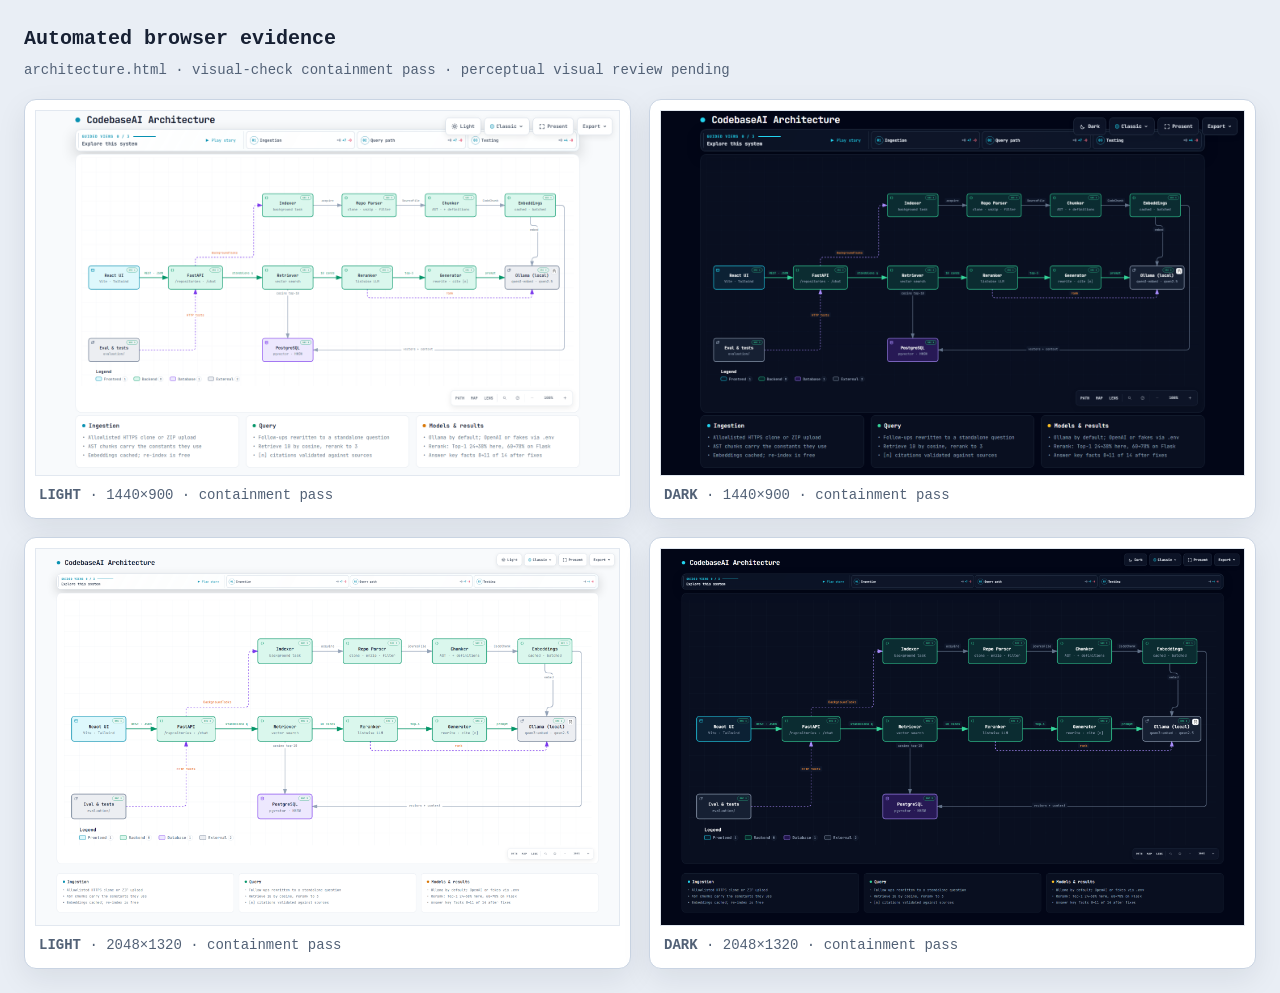
<file: docs/architecture.visual-check.html>
<!doctype html>
<html lang="en">
<head>
<meta charset="utf-8">
<meta name="viewport" content="width=device-width,initial-scale=1">
<title>Archify automated browser evidence · architecture.html</title>
<style>
*{box-sizing:border-box}body{margin:0;padding:24px;background:#e9eef5;color:#172033;font:14px/1.5 ui-monospace,SFMono-Regular,Menlo,Consolas,monospace}header{max-width:1500px;margin:0 auto 18px}h1{margin:0 0 6px;font-size:20px}p{margin:0;color:#526176}.grid{max-width:1500px;margin:auto;display:grid;grid-template-columns:repeat(2,minmax(0,1fr));gap:18px}figure{margin:0;padding:10px;background:white;border:1px solid #c9d4e3;border-radius:12px;box-shadow:0 10px 30px rgba(15,23,42,.08)}img{display:block;width:100%;height:auto;border:1px solid #e2e8f0}figcaption{padding:9px 4px 2px;color:#526176}@media(max-width:900px){.grid{grid-template-columns:1fr}}
</style>
</head>
<body>
<header><h1>Automated browser evidence</h1><p>architecture.html · visual-check containment pass · perceptual visual review pending</p></header>
<main class="grid">
      <figure>
        <img src="architecture.visual-check.1440x900.light.png" alt="light 1440 by 900">
        <figcaption><strong>LIGHT</strong> · 1440×900 · containment pass</figcaption>
      </figure>
      <figure>
        <img src="architecture.visual-check.1440x900.dark.png" alt="dark 1440 by 900">
        <figcaption><strong>DARK</strong> · 1440×900 · containment pass</figcaption>
      </figure>
      <figure>
        <img src="architecture.visual-check.2048x1320.light.png" alt="light 2048 by 1320">
        <figcaption><strong>LIGHT</strong> · 2048×1320 · containment pass</figcaption>
      </figure>
      <figure>
        <img src="architecture.visual-check.2048x1320.dark.png" alt="dark 2048 by 1320">
        <figcaption><strong>DARK</strong> · 2048×1320 · containment pass</figcaption>
      </figure>
</main>
</body>
</html>
</file>
